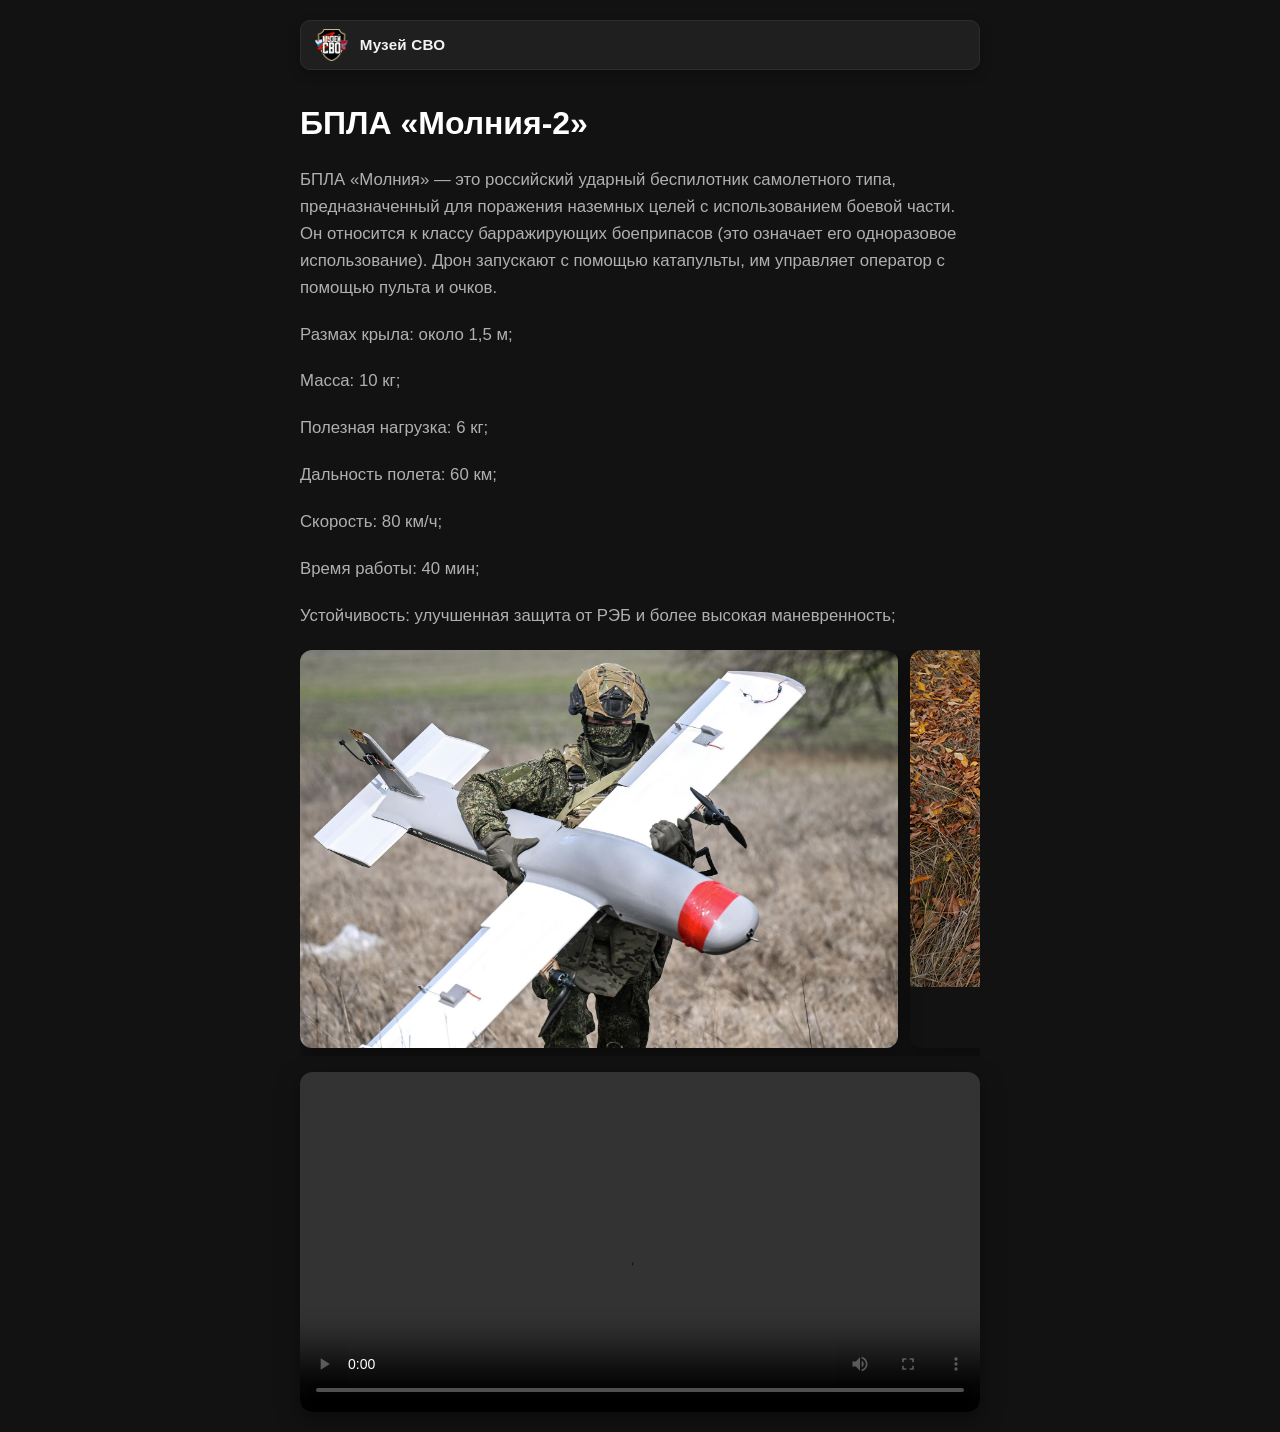
<file: Молния-2.html>
<!DOCTYPE html>
<html lang="ru">
<head>
    <meta charset="UTF-8">
    <meta name="viewport" content="width=device-width, initial-scale=1.0">
    <title>БПЛА «Молния-2»</title>
    <link rel="stylesheet" href="style.css">
</head>
<body>

    <main class="container">
        <header class="site-header">
            <img src="images/logo.png" alt="Логотип" class="header-logo">
            <span class="header-title">Музей СВО</span>
        </header>

        <h1>БПЛА «Молния-2»</h1>
        <p>БПЛА «Молния» — это российский ударный беспилотник самолетного типа, предназначенный для поражения наземных целей с использованием боевой части. Он относится к классу барражирующих боеприпасов (это означает его одноразовое использование). Дрон запускают с помощью катапульты, им управляет оператор с помощью пульта и очков.</p>
        <p>Размах крыла: около 1,5 м;</p>
        <p>Масса: 10 кг;</p>
        <p>Полезная нагрузка: 6 кг;</p>
        <p>Дальность полета: 60 км;</p>
        <p>Скорость: 80 км/ч;</p>
        <p>Время работы: 40 мин;</p>
        <p>Устойчивость: улучшенная защита от РЭБ и более высокая маневренность;</p>
        <div class="gallery-container">
            <div class="gallery-item">
                <img src="images/Molnia.jpg" alt="Фото">
            </div>
            <div class="gallery-item">
                <img src="images/Molnia2.jpg" alt="Фото">
            </div>
        </div>
        
        <div class="video-wrapper">
            <video controls preload="metadata">
                <source src="videos/Molnia_VID.mp4" type="video/mp4">
                Ваш браузер не поддерживает видео.
            </video>
        </div>
    </main>

</body>
</html>
</file>
<file: style.css>
/* Сброс базовых отступов */
* {
    box-sizing: border-box;
    margin: 0;
    padding: 0;
}

body {
    font-family: -apple-system, BlinkMacSystemFont, "Segoe UI", Roboto, Helvetica, Arial, sans-serif;
    background-color: #121212; /* Основной темный фон */
    color: #e0e0e0;
    line-height: 1.6;
    display: flex;
    justify-content: center;
    padding: 20px;
    min-height: 100vh;
}

.container {
    max-width: 680px;
    width: 100%;
}

/* --- ХЭДЭР-ПОЛОСА (Светлее основной темы) --- */
.site-header {
    display: flex;
    align-items: center;
    gap: 12px;
    background-color: #1f1f1f; /* Полоса чуть светлее фона страницы */
    border: 1px solid #2d2d2d;  /* Легкая аккуратная граница */
    padding: 8px 14px;          /* Компактные отступы внутри плашки */
    border-radius: 10px;        /* Скругление углов полосы */
    margin-bottom: 28px;
    box-shadow: 0 4px 12px rgba(0, 0, 0, 0.25); /* Легкая объемная тень */
}

/* Строгий размер логотипа */
.header-logo {
    height: 32px;              /* Фиксированная высота логотипа */
    width: auto;               /* Пропорции сохраняются */
    object-fit: contain;
    pointer-events: none;      /* Некликабельно */
    user-select: none;         /* Нельзя выделить мышью */
}

/* Название рядом с логотипом */
.header-title {
    font-size: 0.95rem;
    font-weight: 600;
    color: #ffffff;
    opacity: 0.95;
    user-select: none;
    letter-spacing: 0.2px;
}

/* --- Основной контент --- */
h1 {
    font-size: 2rem;
    margin-bottom: 18px;
    color: #ffffff;
    font-weight: 700;
}

p {
    font-size: 1.05rem;
    margin-bottom: 20px; /* Отступ между абзацами */
    color: #b0b0b0;
    white-space: pre-line; /* Сохраняет переносы строк внутри одного абзаца */
}

.image-wrapper {
    width: 100%;
    margin-top: 16px;
    border-radius: 12px;
    overflow: hidden;
    box-shadow: 0 8px 24px rgba(0, 0, 0, 0.4);
}

.image-wrapper img {
    width: 100%;
    height: auto;
    display: block;
    object-fit: cover;
}
/* --- Галерея картинок с горизонтальной прокруткой --- */
.gallery-container {
    display: flex;
    gap: 12px;
    overflow-x: auto;
    scroll-snap-type: x mandatory;
    padding-bottom: 8px;
    margin-top: 16px;
    scroll-behavior: smooth;
}

/* Красивая полоса прокрутки */
.gallery-container::-webkit-scrollbar {
    height: 6px;
}
.gallery-container::-webkit-scrollbar-track {
    background: #1a1a1a;
    border-radius: 4px;
}
.gallery-container::-webkit-scrollbar-thumb {
    background: #444;
    border-radius: 4px;
}

/* Карточка одной фотографии в галерее */
.gallery-item {
    flex: 0 0 88%; /* Показывает фото и край следующего, подталкивая к скроллу */
    scroll-snap-align: center;
    border-radius: 12px;
    overflow: hidden;
    box-shadow: 0 8px 24px rgba(0, 0, 0, 0.4);
}

.gallery-item img {
    width: 100%;
    height: auto;
    display: block;
    object-fit: cover;
}

/* Если картинка всего одна — занимать 100% ширины */
.gallery-container.single-image .gallery-item {
    flex: 0 0 100%;
}

/* --- Встроенный видеоплеер --- */
.video-wrapper {
    width: 100%;
    margin-top: 16px;
    border-radius: 12px;
    overflow: hidden;
    box-shadow: 0 8px 24px rgba(0, 0, 0, 0.4);
    background-color: #000;
}

.video-wrapper video {
    width: 100%;
    height: auto;
    display: block;
}
</file>
